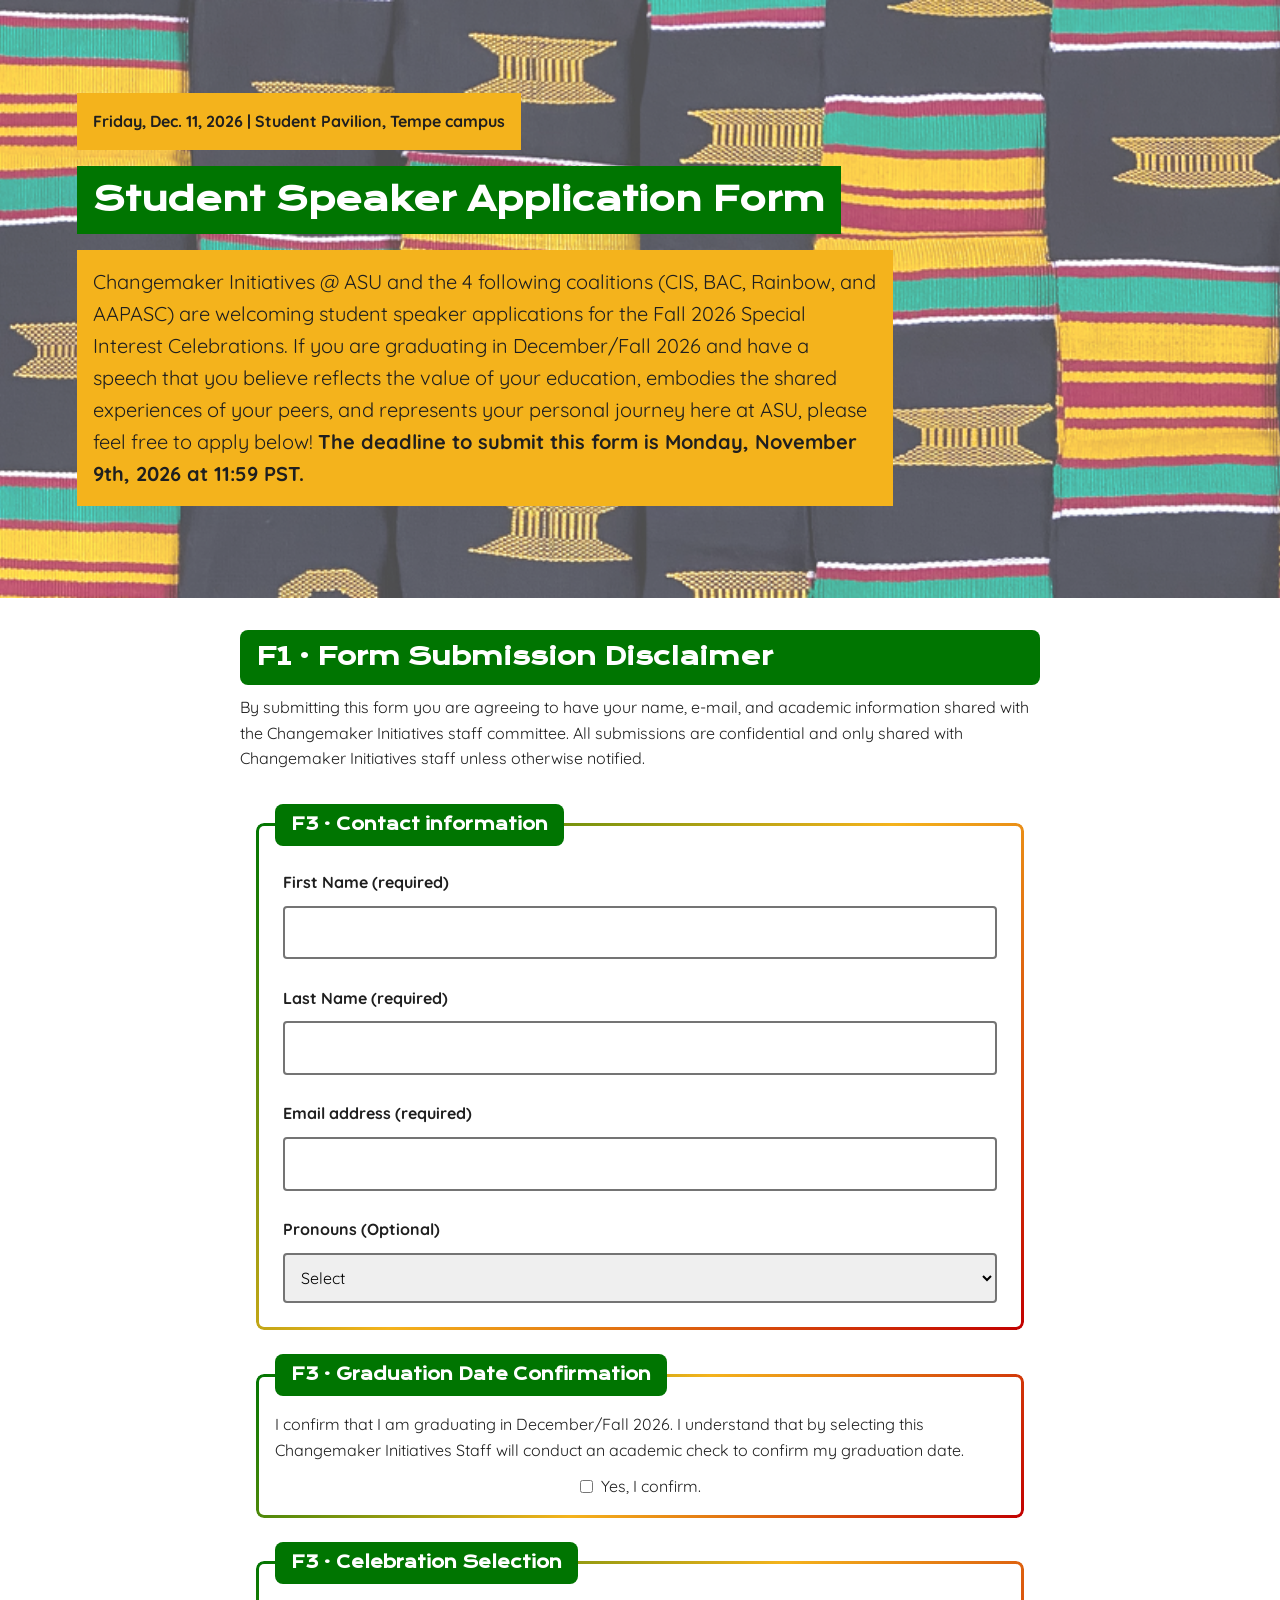
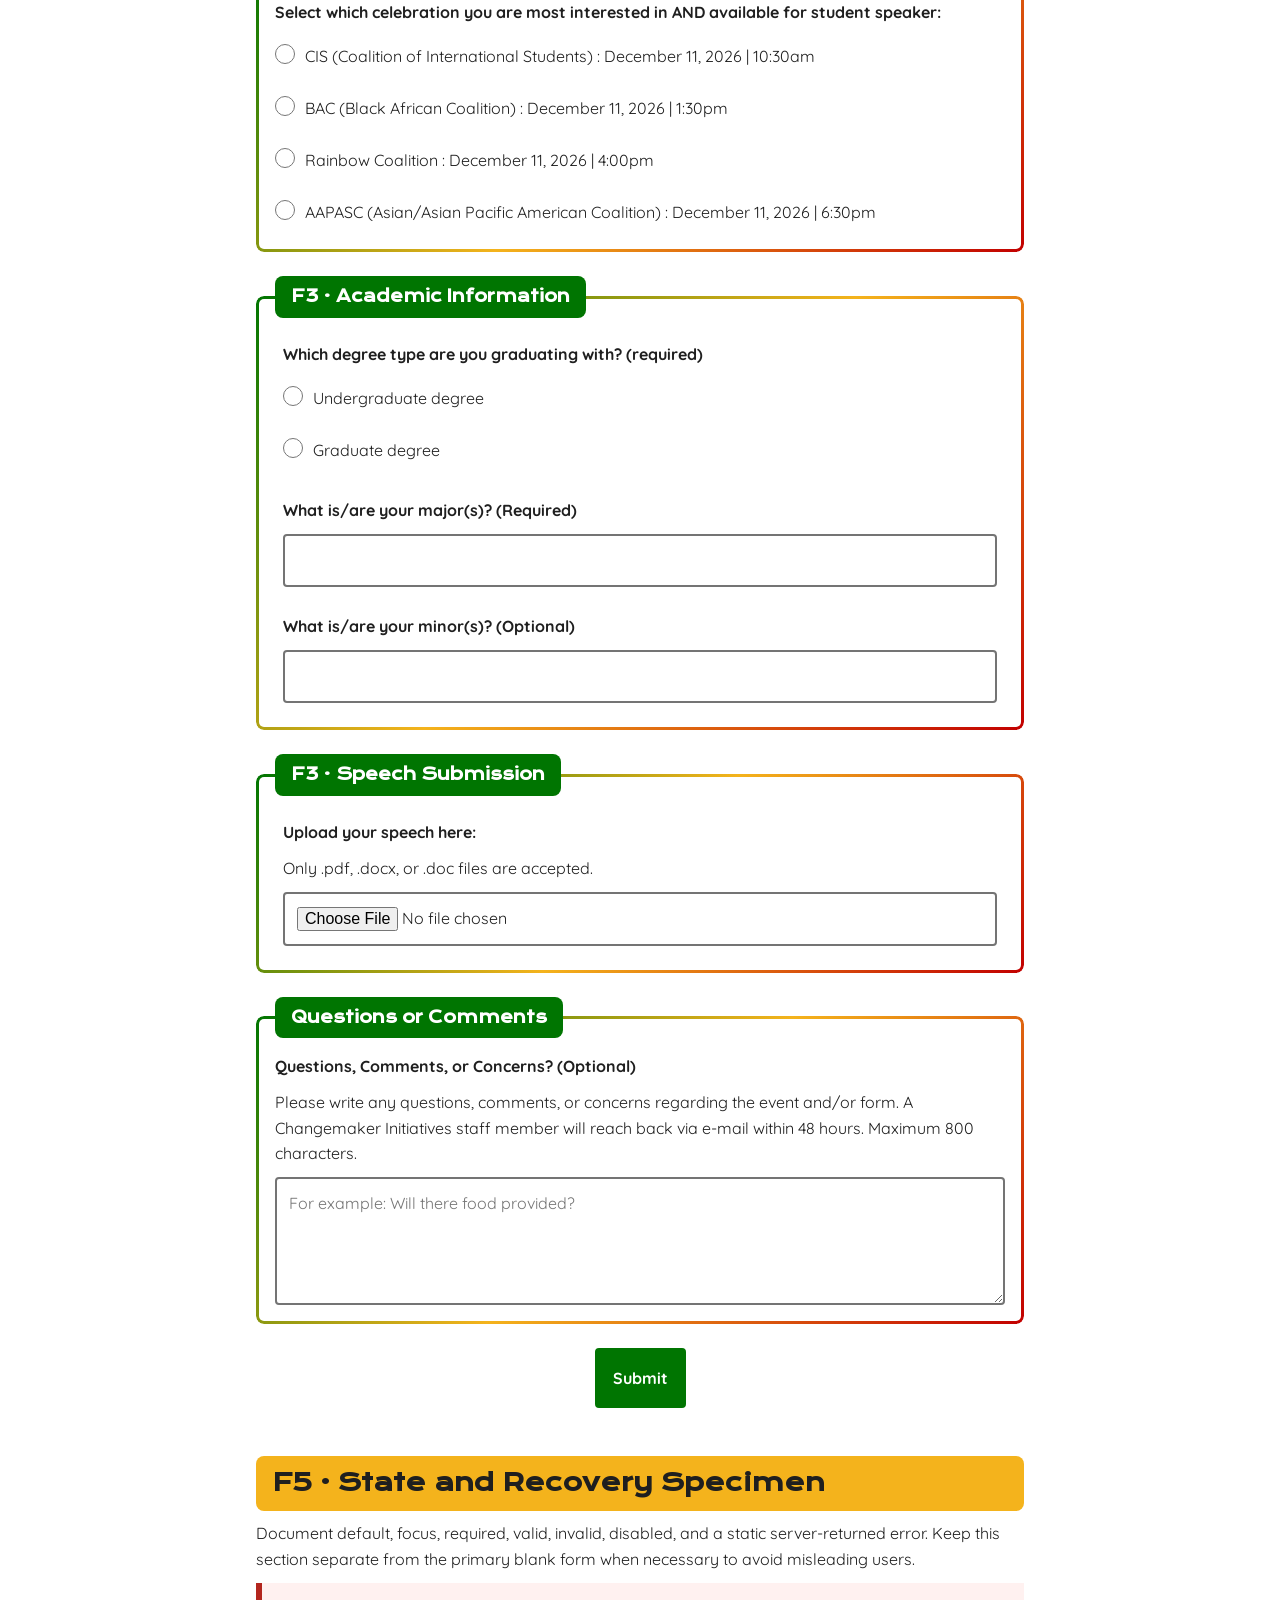
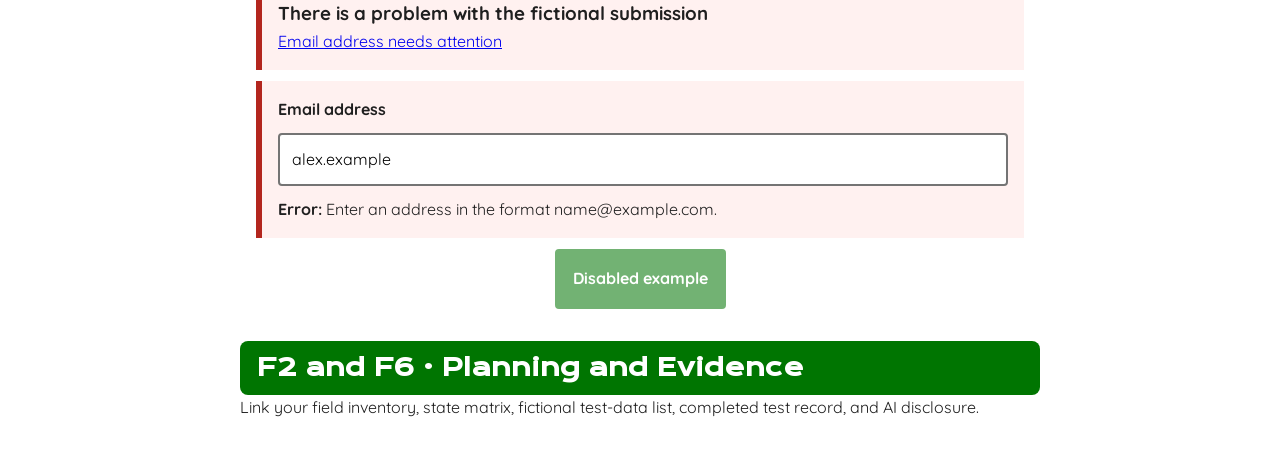
<file: index.html>
<!doctype html>
<html lang="en">
    <head>
        <meta charset="utf-8">
        <meta name="viewport" content="width=device-width,initial-scale=1">
        <title>Student Speaker Application Form</title><link rel="stylesheet" href="styles.css">
    </head>
    <body>
        <header class="page-header">
            <!-- <p class="eyebrow">Interested in being a Student Speaker at the Fall 2026 Special Interest Celebrations?</p> -->
            <p class="eyebrow">Friday, Dec. 11, 2026 | Student Pavilion, Tempe campus</p>
            <h1>Student Speaker Application Form</h1>
            <p class="lede">Changemaker Initiatives @ ASU and the 4 following coalitions (CIS, BAC, Rainbow, and AAPASC) are welcoming student speaker applications for the Fall 2026 Special Interest Celebrations. If you are graduating in December/Fall 2026 and have a speech that you believe reflects the value of your education, embodies the shared experiences of your peers, and represents your personal journey here at ASU, please feel free to apply below! <strong>The deadline to submit this form is Monday, November 9th, 2026 at 11:59 PST.</strong></p>
        </header>
        <main>
            <section id="expectations">
                <div class="F1">
                    <h2>F1 · Form Submission Disclaimer</h2>
                    <p>By submitting this form you are agreeing to have your name, e-mail, and academic information shared with the Changemaker Initiatives staff committee. All submissions are confidential and only shared with Changemaker Initiatives staff unless otherwise notified.</p>
                </div>
            </section>
            <form action="" method="get">
                <fieldset>
                    <legend>F3 · Contact information</legend>
                    <!-- <p class="help">Replace or extend this group based on your justified field inventory.</p> -->
                    <div class="field">
                        <label for="first-name">First Name (required)</label>
                        <input id="first-name" name="first-name" type="text" autocomplete="given-name" inputmode = "text" maxlength="50" required>
                    </div>
                    <div class="field">
                        <label for="last-name">Last Name (required)</label>
                        <input id="last-name" name="last-name" type="text" autocomplete="family-name" inputmode = "text" maxlength="50" required>
                    </div>
                    <div class="field">
                        <label for="email">Email address (required)</label>
                        <input id="email" name="email" type="email" autocomplete="email" inputmode = "email" required>
                    </div>
                    <div class="field">
                        <label for="pronouns">Pronouns (Optional)</label>
                        <select id="pronouns" name="pronouns">
                            <option value="">Select</option>
                            <option value="she/her">She/Her</option>
                            <option value="he/him">He/Him</option>
                            <option value="they/them">They/Them</option>
                            <option value="prefer-not-to-say">Prefer not to say</option>
                            <option value="other">Other</option>
                        </select>        
                    </div>
                </fieldset>
                <fieldset>
                    <legend>F3 · Graduation Date Confirmation</legend>
                    <p id="grad-date-confirmation">I confirm that I am graduating in December/Fall 2026. I understand that by selecting this Changemaker Initiatives Staff will conduct an academic check to confirm my graduation date.</p>
                    <div class="confirmation-field">
                        <input type="checkbox" id="confirmation" name="user-confirmation" value="yes" aria-describedby="grad-date-confirmation">
                        <label for="confirmation">Yes, I confirm.</label>                     
                    </div>
                    <!-- <p class="help">Use an appropriate radio, checkbox, or select structure for the task.</p> -->
                </fieldset>
                <fieldset aria-describedby="celebration-question">
                    <legend>F3 · Celebration Selection</legend>
                    <p id="celebration-question">Select which celebration you are most interested in AND available for student speaker:</p>
                    <label class="choice">
                        <input type="radio" id="CIS" name="celebration" value="CIS" required>
                        CIS (Coalition of International Students) : December 11, 2026 | 10:30am
                    </label>
                    <label class="choice">
                        <input type="radio" id="BAC" name="celebration" value="BAC">
                        BAC (Black African Coalition) :  December 11, 2026 |  1:30pm
                    </label>
                    <label class="choice">
                        <input type="radio" id="Rainbow" name="celebration" value="Rainbow">
                        Rainbow Coalition :  December 11, 2026 | 4:00pm
                    </label>
                    <label class="choice">
                        <input type="radio" id="AAPASC" name="celebration" value="AAPASC">
                        AAPASC (Asian/Asian Pacific American Coalition) :  December 11, 2026 | 6:30pm
                    </label>
                </fieldset>
                <fieldset>
                    <legend>F3 · Academic Information</legend>
                    <div class="field" role="group" aria-labelledby="degree-type-question">
                        <p id="degree-type-question" class="group-label">Which degree type are you graduating with? (required)</p>
                        <label class="choice" for="undergrad-degree">
                            <input type="radio" id="undergrad-degree" name="degree" value="undergrad-degree" required>
                            Undergraduate degree
                        </label>
                        <label class="choice" for="grad-degree">
                            <input type="radio" id="grad-degree" name="degree" value="grad-degree">
                            Graduate degree
                        </label> 
                    </div>
                    <div class="field">
                        <label for="major">What is/are your major(s)? (Required)</label>
                        <input id="major" name="user-majors" type="text" inputmode = "text" maxlength = "60" required>
                    </div>
                    <div class="field">
                        <label for="minor">What is/are your minor(s)? (Optional)</label>
                        <input id="minor" name="user-minors" type="text" inputmode = "text">
                    </div>
                </fieldset>    
                <fieldset>
                    <legend>F3 · Speech Submission</legend>
                    <div class="field">
                        <label for="user-file">Upload your speech here:</label>
                        <p class="help" id="file-help">Only .pdf, .docx, or .doc files are accepted.</p>
                        <input type="file" id="user-file" name="user-file" accept=".pdf,.doc,.docx" aria-describedby="file-help" required> 
                    </div>
                </fieldset>
              
                <fieldset>  
                        <legend>Questions or Comments</legend>
                        <label for="user-comments">Questions, Comments, or Concerns? (Optional)</label>
                        <p class="help" id="textarea-help">Please write any questions, comments, or concerns regarding the event and/or form. A Changemaker Initiatives staff member will reach back via e-mail within 48 hours. Maximum 800 characters. </p>
                        <textarea id="user-comments" name="user-comments" aria-describedby="textarea-help" maxlength="800" placeholder="For example: Will there food provided?"></textarea>
                </fieldset>
                <button type="submit">Submit</button>
            </form>
                <section id="states">
                    <h2>F5 · State and Recovery Specimen</h2>
                    <p>Document default, focus, required, valid, invalid, disabled, and a static server-returned error. Keep this section separate from the primary blank form when necessary to avoid misleading users.</p>
                    <div class="error-summary">
                        <h3>There is a problem with the fictional submission</h3>
                        <p><a href="#error-example">Email address needs attention</a></p>
                    </div>
                    <div class="field field-error">
                        <label for="error-example">Email address</label>
                        <input id="error-example" type="email" value="alex.example" aria-invalid="true" aria-describedby="error-message">
                        <p id="error-message"><strong>Error:</strong> Enter an address in the format name@example.com.</p>
                    </div>
                    <button type="button" disabled>Disabled example</button>
                </section>
                <section id="documentation">
                    <h2>F2 and F6 · Planning and Evidence</h2>
                    <p>Link your field inventory, state matrix, fictional test-data list, completed test record, and AI disclosure.</p>
                </section>
            </main>
        </body>
        </html>
</file>
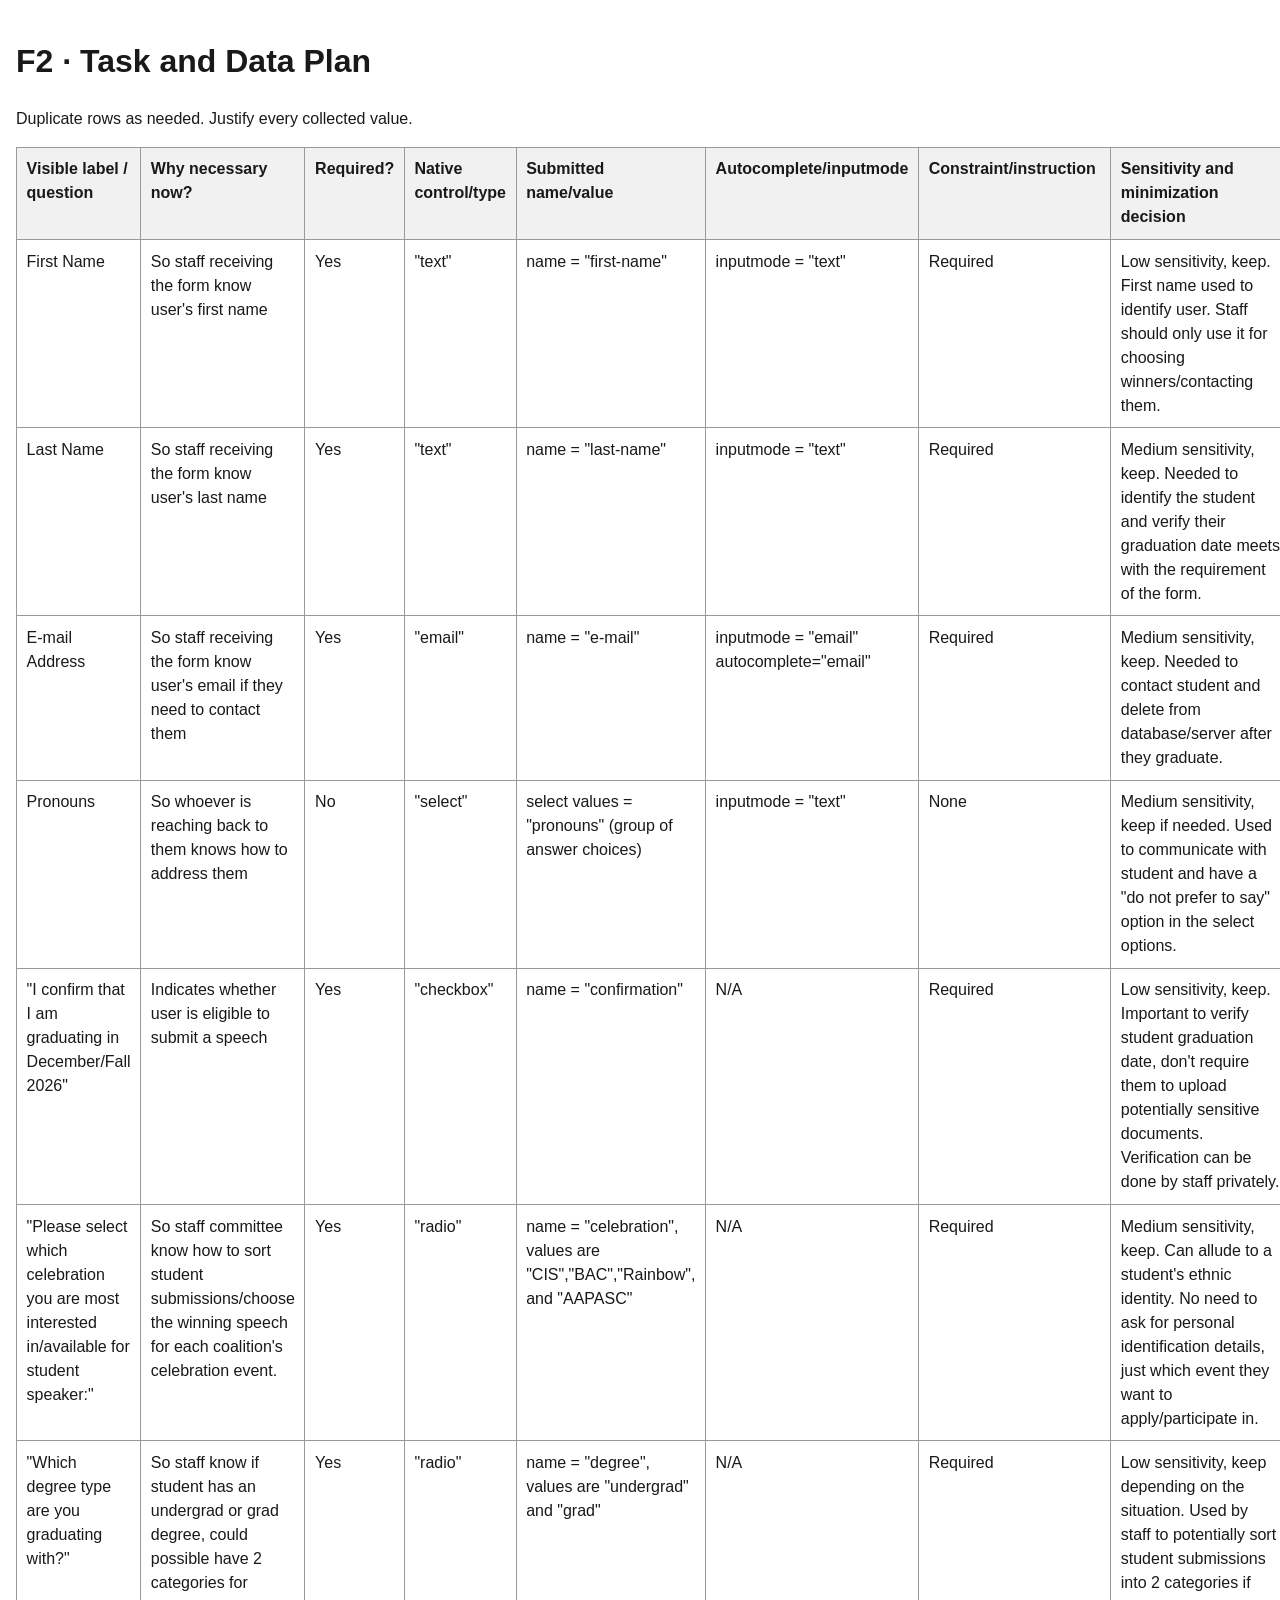
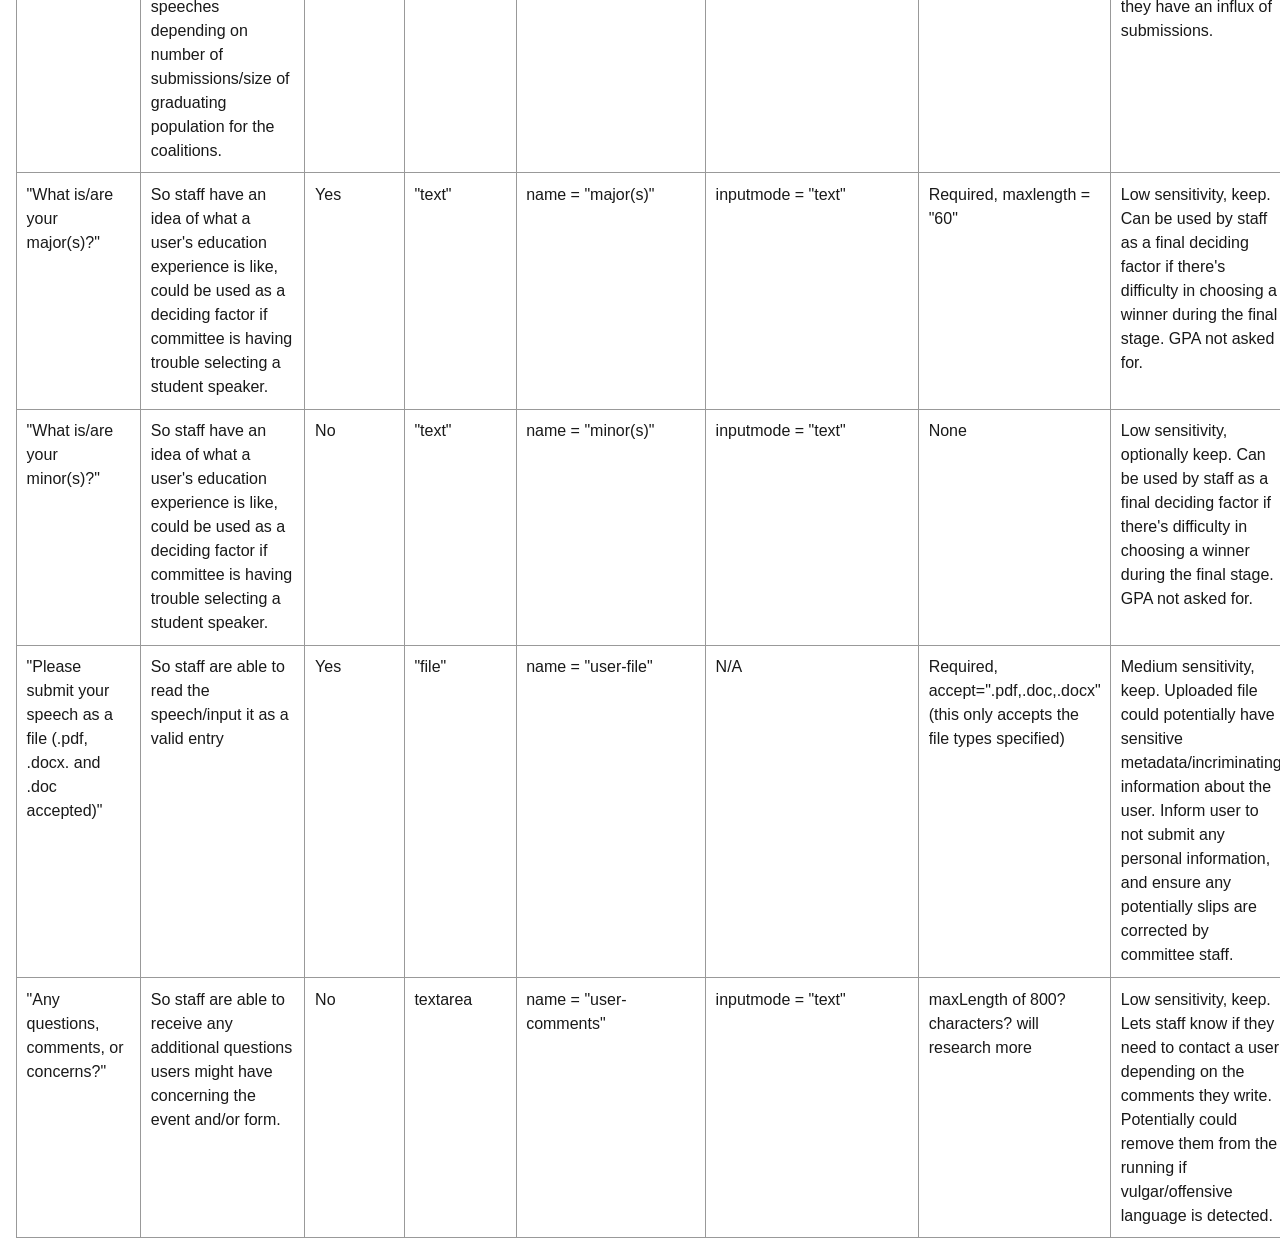
<file: field-inventory-template.html>
<!doctype html>
<html lang="en">
    <head>
        <meta charset="utf-8">
        <meta name="viewport" content="width=device-width,initial-scale=1">
        <title>Field Inventory</title>
        <style>
        body{
            font-family:Arial,sans-serif;
            line-height:1.5;
            max-width:80rem;
            margin:auto;
            padding:1rem;
            color:#191919;
        }
        table{
            width:100%;
            border-collapse:collapse;
        }
        th,td{
            padding:.6rem;
            border:1px solid #999;
            text-align:left;
            vertical-align:top;
        }
        th{
            background:#f1f1f1;
        }
        </style>
        </head>
        <body>
            <h1>F2 · Task and Data Plan</h1>
            <p>Duplicate rows as needed. Justify every collected value.</p>
            <table>
                <thead>
                    <tr>
                        <th>Visible label / question</th>
                        <th>Why necessary now?</th>
                        <th>Required?</th>
                        <th>Native control/type</th>
                        <th>Submitted name/value</th>
                        <th>Autocomplete/inputmode</th>
                        <th>Constraint/instruction</th>
                        <th>Sensitivity and minimization decision</th>
                    </tr>
                </thead>
                <tbody>
                    <tr>
                        <td>First Name</td>
                        <td>So staff receiving the form know user's first name</td>
                        <td>Yes</td>
                        <td>"text"</td>
                        <td>name = "first-name"</td>
                        <td>inputmode = "text"</td>
                        <td>Required</td>
                        <td>Low sensitivity, keep. First name used to identify user. Staff should only use it for choosing winners/contacting them. </td>
                    </tr>
                    <tr>
                        <td>Last Name</td>
                        <td>So staff receiving the form know user's last name</td>
                        <td>Yes</td>
                        <td>"text"</td>
                        <td>name = "last-name"</td>
                        <td>inputmode = "text"</td>
                        <td>Required</td>
                        <td>Medium sensitivity, keep. Needed to identify the student and verify their graduation date meets with the requirement of the form.</td>
                    </tr>
                    <tr>
                        <td>E-mail Address</td>
                        <td>So staff receiving the form know user's email if they need to contact them</td>
                        <td>Yes</td>
                        <td>"email"</td>
                        <td>name = "e-mail"</td>
                        <td>inputmode = "email" autocomplete="email"</td>
                        <td>Required</td>
                        <td>Medium sensitivity, keep. Needed to contact student and delete from database/server after they graduate.</td>
                    </tr>
                    <tr>
                        <td>Pronouns</td>
                        <td>So whoever is reaching back to them knows how to address them</td>
                        <td>No</td>
                        <td>"select"</td>
                        <td>select values = "pronouns" (group of answer choices) </td>
                        <td>inputmode = "text"</td>
                        <td>None</td>
                        <td>Medium sensitivity, keep if needed. Used to communicate with student and have a "do not prefer to say" option in the select options.</td>
                    </tr>
                    <tr>
                        <td>"I confirm that I am graduating in December/Fall 2026"</td>
                        <td>Indicates whether user is eligible to submit a speech</td>
                        <td>Yes</td>
                        <td>"checkbox"</td>
                        <td>name = "confirmation"</td>
                        <td>N/A</td>
                        <td>Required</td>
                        <td>Low sensitivity, keep. Important to verify student graduation date, don't require them to upload potentially sensitive documents. Verification can be done by staff privately.</td>
                    </tr>
                    <tr>
                        <td>"Please select which celebration you are most interested in/available for student speaker:"</td>
                        <td>So staff committee know how to sort student submissions/choose the winning speech for each coalition's celebration event.</td>
                        <td>Yes</td>
                        <td>"radio"</td>
                        <td>name = "celebration", values are "CIS","BAC","Rainbow", and "AAPASC"</td>
                        <td>N/A</td>
                        <td>Required</td>
                        <td>Medium sensitivity, keep. Can allude to a student's ethnic identity. No need to ask for personal identification details, just which event they want to apply/participate in.</td>
                    </tr>
                    <tr>
                        <td>"Which degree type are you graduating with?"</td>
                        <td>So staff know if student has an undergrad or grad degree, could possible have 2 categories for speeches depending on number of submissions/size of graduating population for the coalitions.</td>
                        <td>Yes</td>
                        <td>"radio"</td>
                        <td>name = "degree", values are "undergrad" and "grad"</td>
                        <td>N/A</td>
                        <td>Required</td>
                        <td>Low sensitivity, keep depending on the situation. Used by staff to potentially sort student submissions into 2 categories if they have an influx of submissions.</td>
                    </tr>
                    <tr>
                        <td>"What is/are your major(s)?"</td>
                        <td>So staff have an idea of what a user's education experience is like, could be used as a deciding factor if committee is having trouble selecting a student speaker.</td>
                        <td>Yes</td>
                        <td>"text"</td>
                        <td>name = "major(s)"</td>
                        <td>inputmode = "text"</td>
                        <td>Required, maxlength = "60"</td>
                        <td>Low sensitivity, keep. Can be used by staff as a final deciding factor if there's difficulty in choosing a winner during the final stage. GPA not asked for.</td>
                    </tr>
                    <tr>
                        <td>"What is/are your minor(s)?"</td>
                        <td>So staff have an idea of what a user's education experience is like, could be used as a deciding factor if committee is having trouble selecting a student speaker.</td>
                        <td>No</td>
                        <td>"text"</td>
                        <td>name = "minor(s)"</td>
                        <td>inputmode = "text"</td>
                        <td>None</td>
                        <td>Low sensitivity, optionally keep. Can be used by staff as a final deciding factor if there's difficulty in choosing a winner during the final stage. GPA not asked for.</td>
                    </tr>
                    <tr>
                        <td>"Please submit your speech as a file (.pdf, .docx. and .doc accepted)"</td>
                        <td>So staff are able to read the speech/input it as a valid entry</td>
                        <td>Yes</td>
                        <td>"file"</td>
                        <td>name = "user-file"</td>
                        <td>N/A</td>
                        <td>Required, accept=".pdf,.doc,.docx" (this only accepts the file types specified)</td>
                        <td>Medium sensitivity, keep. Uploaded file could potentially have sensitive metadata/incriminating information about the user. Inform user to not submit any personal information, and ensure any potentially slips are corrected by committee staff. </td>
                    </tr>
                    <tr>
                        <td>"Any questions, comments, or concerns?"</td>
                        <td>So staff are able to receive any additional questions users might have concerning the event and/or form.</td>
                        <td>No</td>
                        <td>textarea</td>
                        <td>name = "user-comments"</td>
                        <td>inputmode = "text"</td>
                        <td>maxLength of 800? characters? will research more</td>
                        <td>Low sensitivity, keep. Lets staff know if they need to contact a user depending on the comments they write. Potentially could remove them from the running if vulgar/offensive language is detected.</td>
                    </tr>
                </tbody>
            </table>
        </body>
        </html>
</file>
<file: styles.css>
@import url("https://fonts.googleapis.com/css2?family=Quicksand:wght@300..700&display=swap");
@import url("https://fonts.googleapis.com/css2?family=Krona+One&display=swap");
:root{
     /* Web font: Quicksand font
    * Source: Google Fonts (variable)
    * License: SIL Open Font License 1.1 (OFL-1.1)
    * Available weights: 300-700
    * Available styles: Italic, Normal 
    * Font files: files are downloaded from Google Fonts
    * External service requests: Requests Quicksand font style sheet from Google Fonts*/

    /* Web font: Krona One font
    * Source: Google Fonts (static)
    * License: SIL Open Font License 1.1 (OFL-1.1)
    * Available weights: 400
    * Available styles: Normal 
    * Font files: files are downloaded from Google Fonts
    * External service requests: Requests Krona One font style sheet from Google Fonts */ 

    /*Used for paragraphs*/
    --font-body: "Quicksand", "Times New Roman", Helvetica, sans-serif;
    /*Used for headings, subheadings, titles, nav links*/
    --font-display: "Krona One", "Times New Roman", Helvetica, serif;

        /*Sets basic font size, 16px*/
    --base-font-size: 1rem;
    /*Sets base line height, adds enough space*/
    --line-height: 1.6; 

    --step--1: .875rem; 
    --step-0: 1rem;
    --step-1: 1.25rem;
    --step-2: clamp(1.5rem, 1.2rem + 1.5vw, 2.25rem);
    --step-3: clamp(2rem, 1.5rem + 2.5vw, 3.5rem);

    --space-card: 1rem;
    /* extra --radius-card: .5rem; */

    --leading-body: 1.6;
    --measure: 68ch;

    --color-text:#1f1f1f;
    --color-surface:#fff;
    --primary-gradient: linear-gradient(135deg, var(--color-action), var(--color-accent1),var(--color-accent2));
    --color-action:#007501;
    --color-accent1:#f4b31c;
    --color-accent2:#c20000;
    --color-border:#747474;
    --color-error:#b3261e;
    --color-muted:#5c6670;
    --space-3:1rem;
    --radius:.5rem;
    --measure:68ch;
}
*,*::before,*::after{
    /* outline: 1px solid red !important;*/
    /* makes more intuitive sizing model for all elements*/ 
    box-sizing: border-box; 
    /* removes any default margins*/
    margin: 0; 
    /* removes any default padding*/
    padding: 0; 
    /* removes any default borders*/
    border: 0; 
    /* increases legibility of text, makes it look less cramped*/
    line-height: 1.6;
}
body{
    margin:0;
    color:var(--color-text);
    background:var(--color-surface);
    font-family:var(--font-body);
    line-height:1.6;
}
h1{
    width: fit-content;
    font-family:var(--font-display);
    background:var(--color-action);
    padding: 0.5rem 1rem;
}
.page-header{
    padding:clamp(2rem,6vw,5rem);
    color:#fff;
    overflow: hidden;
    isolation: isolate;
    position:relative;

}

.page-header::before {
  content: "";
  position: absolute;
  inset: 0;                 
  background: url("black-african-celebration-hero-img.png") center / cover no-repeat;
  opacity: 0.7;             
  z-index: -1;
} 

.eyebrow{
    width: fit-content;
    color:var(--color-text);
    background:var(--color-accent1);
    font-weight:700;
    padding: 1rem;
    margin: 1rem 0;
}
.lede{
    width: fit-content;
    max-width:var(--measure);
    font-size:1.25rem;
    background:var(--color-accent1);
    color:var(--color-text);
    padding: 1rem;
    margin: 1rem 0;
}
main{
    max-width:52rem;
    margin:auto;
    padding:var(--space-3);
}
section,form{
    margin-block:1rem;
}
.F1{
    display:grid;
    gap:.65rem;
   /* padding: 1rem; */
}
form,fieldset,.field{
    display:grid;
    gap:.65rem;
    padding: 1rem;
}
.field{
    padding:0.5rem;
}
form{
    gap:1.5rem;
}
/* fieldset{
    padding:1rem;
    border:2px solid;
    border-image:var(--primary-gradient) 1;
    border-radius:var(--radius);
} */
fieldset {
  border: 3px solid transparent;
  border-radius: var(--radius);
  background:
    linear-gradient(var(--color-surface), var(--color-surface)) padding-box,
    var(--primary-gradient) border-box;
}
label[for="confirmation"],label[for="undergrad-degree"],label[for="grad-degree"]{
    font-weight: normal;
}
.group-label { 
    font-weight: 700; 
}
.confirmation-field{
    display:flex;
    justify-content: center;
    gap:0.5rem;
}
legend,label{
    font-weight:700;
}
legend, h2{
    font-family: var(--font-display);
    background:var(--color-action);
    border-radius:var(--radius);
    color:var(--color-surface);
    padding: 0.5rem 1rem;
}
#celebration-question{
    font-weight: 700;
}

.f{
    margin:0;
    color:var(--color-muted);
}
input,select,textarea,button{
    font:inherit;
}
input:not([type="radio"]):not([type="checkbox"]),select,textarea{
    width:100%;
    padding:.75rem;
    border:2px solid var(--color-border);
    border-radius:.25rem;
}
textarea{
    min-height:8rem;
    resize:vertical;
}
.choice{
    font-weight: normal;
    display:flex;
    width: fit-content;
    gap:.65rem;
    align-items:flex-start;
    padding:.5rem 0;
}
.choice input{
    inline-size:1.25rem;
    block-size:1.25rem;
}
button{
    justify-self:center;
    min-height:60px;
    padding:.75rem 1rem;
    background:var(--color-action);
    color:var(--color-surface);
    border:2px solid var(--color-action);
    border-radius:.25rem;
    font-weight:700;
}
:focus-visible{
    outline:.2rem solid var(--color-action);
    outline-offset:.2rem;
}
#states{
    display:grid;
    gap:.65rem;
    padding: 1rem;
}
#states h2{
    background-color:var(--color-accent1);
    color: var(--color-text);
}
.error-summary,.field-error{
    padding:1rem;
    border-left:.4rem solid var(--color-error);
    background:#fff1f0;
}
.field-error input{
    border-color:var(--color-error);
}
button:disabled{
    opacity:.55;
    cursor:not-allowed;
}

@media (min-width:48rem){
    .paired-fields{
        display:grid;
        grid-template-columns:1fr 1fr;
        gap:1rem;
    }
}
</file>
